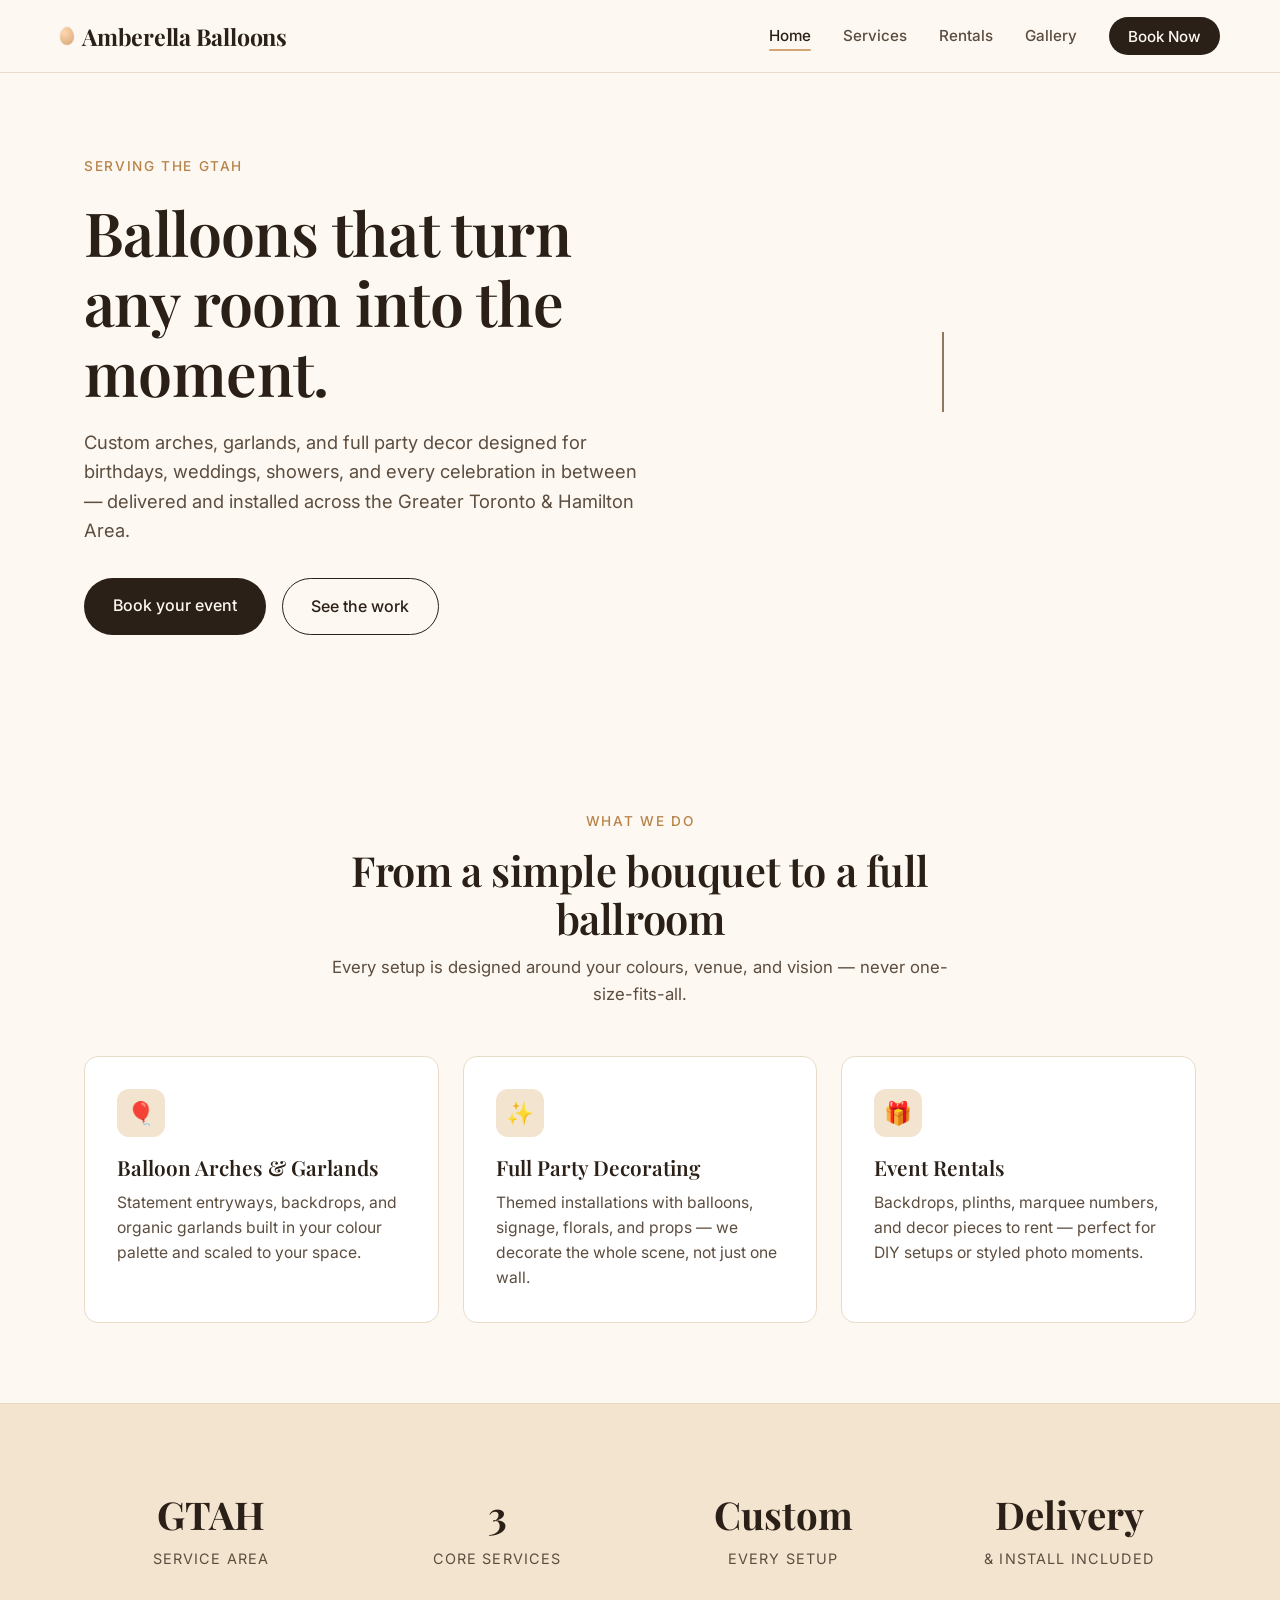
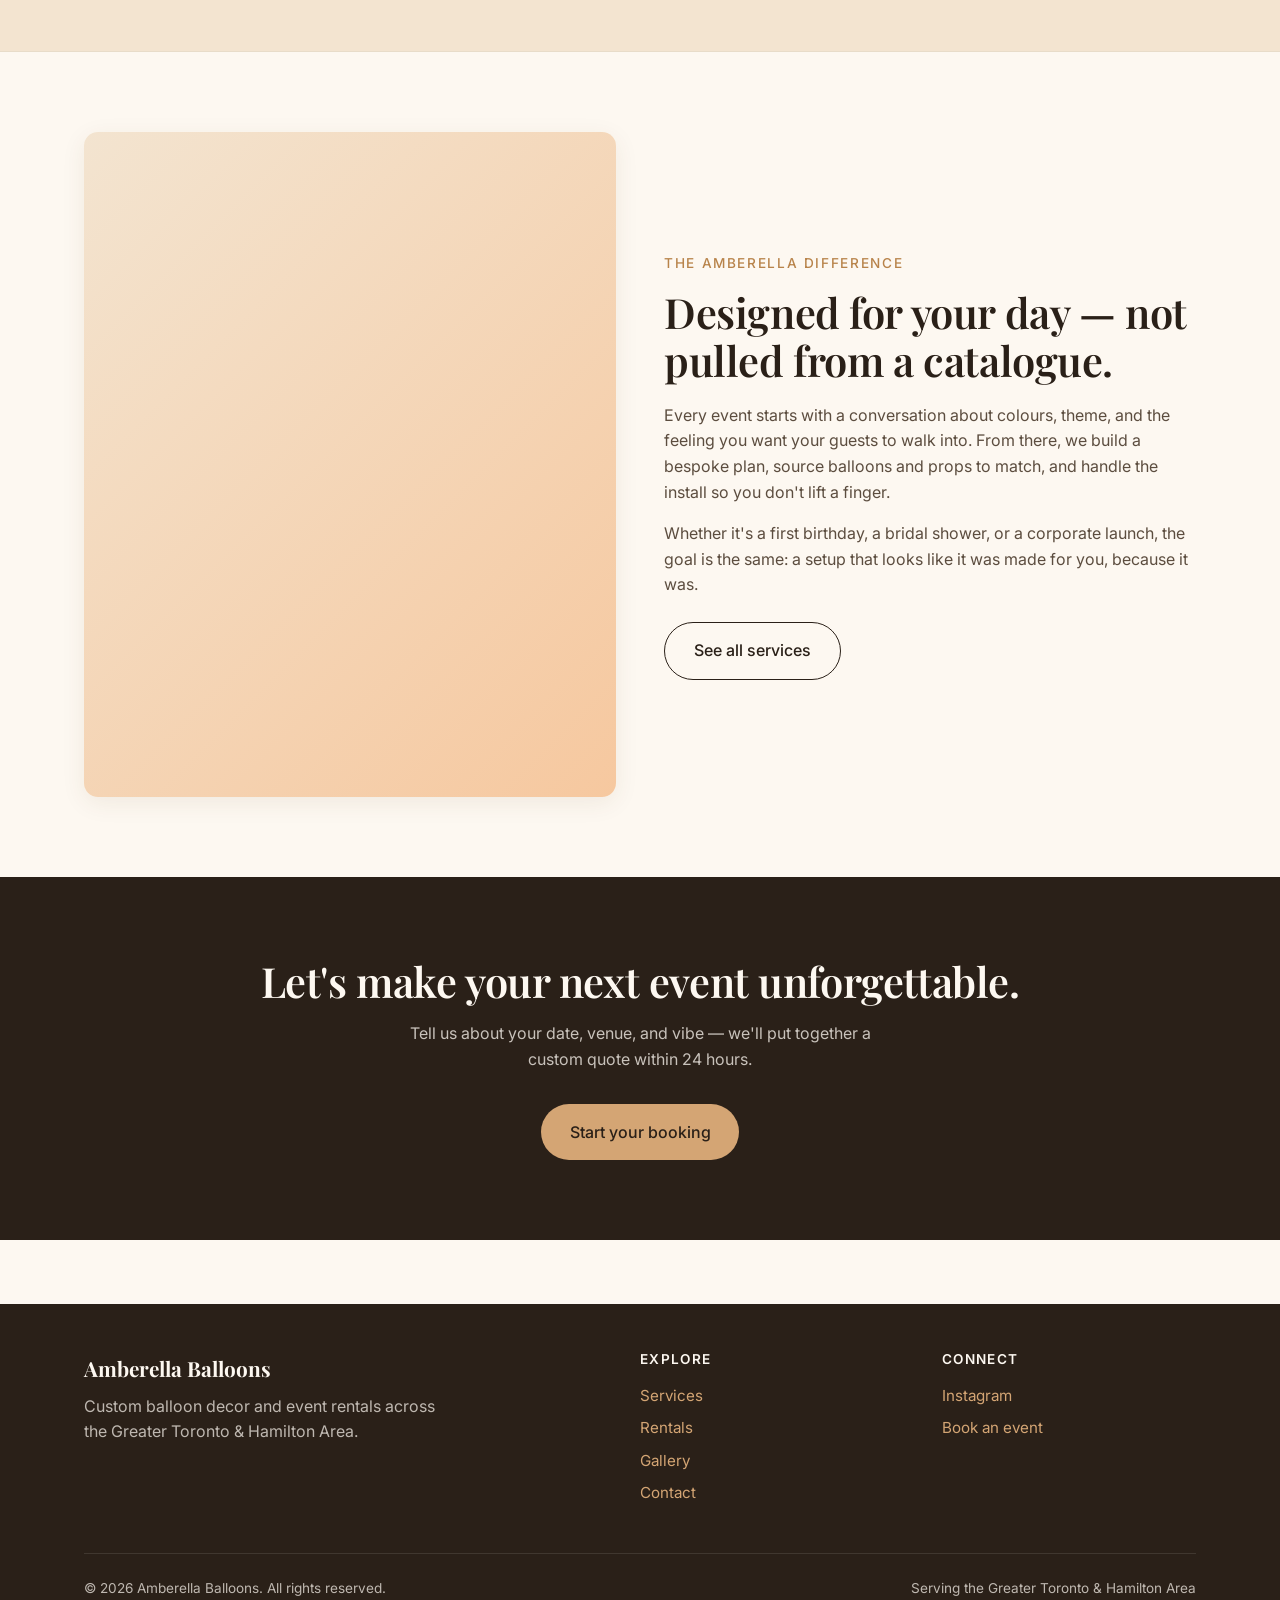
<file: index.html>
<!doctype html>
<html lang="en">
<head>
<meta charset="utf-8" />
<meta name="viewport" content="width=device-width, initial-scale=1" />
<title>Amberella Balloons — Balloon Arches & Party Decor in the GTAH</title>
<meta name="description" content="Custom balloon arches, party decorating, and event rentals across the Greater Toronto and Hamilton Area. Book Amberella Balloons for your next celebration." />
<link rel="preconnect" href="https://fonts.googleapis.com">
<link rel="preconnect" href="https://fonts.gstatic.com" crossorigin>
<link href="https://fonts.googleapis.com/css2?family=Inter:wght@400;500;600&family=Playfair+Display:wght@500;600;700&display=swap" rel="stylesheet">
<link rel="stylesheet" href="styles.css" />
</head>
<body>

<header class="site-header">
  <div class="container nav">
    <a href="index.html" class="brand">Amberella Balloons</a>
    <button class="nav-toggle" aria-label="Toggle menu" onclick="document.querySelector('.nav-links').classList.toggle('open')">☰</button>
    <ul class="nav-links">
      <li><a href="index.html" class="active">Home</a></li>
      <li><a href="services.html">Services</a></li>
      <li><a href="rentals.html">Rentals</a></li>
      <li><a href="gallery.html">Gallery</a></li>
      <li><a href="contact.html" class="nav-cta">Book Now</a></li>
    </ul>
  </div>
</header>

<section class="hero">
  <div class="container hero-inner">
    <div>
      <span class="hero-eyebrow">Serving the GTAH</span>
      <h1>Balloons that turn any room into the moment.</h1>
      <p class="lede">Custom arches, garlands, and full party decor designed for birthdays, weddings, showers, and every celebration in between — delivered and installed across the Greater Toronto & Hamilton Area.</p>
      <div class="hero-cta">
        <a href="contact.html" class="btn btn-primary">Book your event</a>
        <a href="gallery.html" class="btn btn-outline">See the work</a>
      </div>
    </div>
    <div class="balloon-cluster" aria-hidden="true">
      <div class="balloon b1"></div>
      <div class="balloon b2"></div>
      <div class="balloon b3"></div>
      <div class="balloon b4"></div>
    </div>
  </div>
</section>

<section>
  <div class="container">
    <div class="section-head">
      <span class="eyebrow">What we do</span>
      <h2>From a simple bouquet to a full ballroom</h2>
      <p>Every setup is designed around your colours, venue, and vision — never one-size-fits-all.</p>
    </div>
    <div class="card-grid">
      <div class="card">
        <div class="card-icon">🎈</div>
        <h3>Balloon Arches & Garlands</h3>
        <p>Statement entryways, backdrops, and organic garlands built in your colour palette and scaled to your space.</p>
      </div>
      <div class="card">
        <div class="card-icon">✨</div>
        <h3>Full Party Decorating</h3>
        <p>Themed installations with balloons, signage, florals, and props — we decorate the whole scene, not just one wall.</p>
      </div>
      <div class="card">
        <div class="card-icon">🎁</div>
        <h3>Event Rentals</h3>
        <p>Backdrops, plinths, marquee numbers, and decor pieces to rent — perfect for DIY setups or styled photo moments.</p>
      </div>
    </div>
  </div>
</section>

<section class="band">
  <div class="container">
    <div class="stats">
      <div>
        <span class="stat-num">GTAH</span>
        <span class="stat-label">Service Area</span>
      </div>
      <div>
        <span class="stat-num">3</span>
        <span class="stat-label">Core Services</span>
      </div>
      <div>
        <span class="stat-num">Custom</span>
        <span class="stat-label">Every Setup</span>
      </div>
      <div>
        <span class="stat-num">Delivery</span>
        <span class="stat-label">& Install Included</span>
      </div>
    </div>
  </div>
</section>

<section>
  <div class="container two-col">
    <div class="visual" aria-hidden="true"></div>
    <div>
      <span class="eyebrow" style="color: var(--amber-deep); font-size: 0.85rem; font-weight:500; letter-spacing: 0.12em; text-transform: uppercase;">The Amberella difference</span>
      <h2 style="margin: 0.8rem 0 1.2rem;">Designed for your day — not pulled from a catalogue.</h2>
      <p style="margin-bottom: 1rem;">Every event starts with a conversation about colours, theme, and the feeling you want your guests to walk into. From there, we build a bespoke plan, source balloons and props to match, and handle the install so you don't lift a finger.</p>
      <p style="margin-bottom: 1.5rem;">Whether it's a first birthday, a bridal shower, or a corporate launch, the goal is the same: a setup that looks like it was made for you, because it was.</p>
      <a href="services.html" class="btn btn-outline">See all services</a>
    </div>
  </div>
</section>

<section class="cta-band">
  <div class="container">
    <h2>Let's make your next event unforgettable.</h2>
    <p>Tell us about your date, venue, and vibe — we'll put together a custom quote within 24 hours.</p>
    <a href="contact.html" class="btn btn-primary">Start your booking</a>
  </div>
</section>

<footer class="site-footer">
  <div class="container">
    <div class="footer-grid">
      <div>
        <div class="footer-brand">Amberella Balloons</div>
        <p style="color: rgba(253,248,241,0.7); max-width: 36ch;">Custom balloon decor and event rentals across the Greater Toronto & Hamilton Area.</p>
      </div>
      <div class="footer-col">
        <h4>Explore</h4>
        <ul>
          <li><a href="services.html">Services</a></li>
          <li><a href="rentals.html">Rentals</a></li>
          <li><a href="gallery.html">Gallery</a></li>
          <li><a href="contact.html">Contact</a></li>
        </ul>
      </div>
      <div class="footer-col">
        <h4>Connect</h4>
        <ul>
          <li><a href="https://instagram.com/amberellaballoons" target="_blank" rel="noopener">Instagram</a></li>
          <li><a href="contact.html">Book an event</a></li>
        </ul>
      </div>
    </div>
    <div class="footer-bottom">
      <div>© <span id="year"></span> Amberella Balloons. All rights reserved.</div>
      <div>Serving the Greater Toronto & Hamilton Area</div>
    </div>
  </div>
</footer>

<script>document.getElementById('year').textContent = new Date().getFullYear();</script>

</body>
</html>
</file>
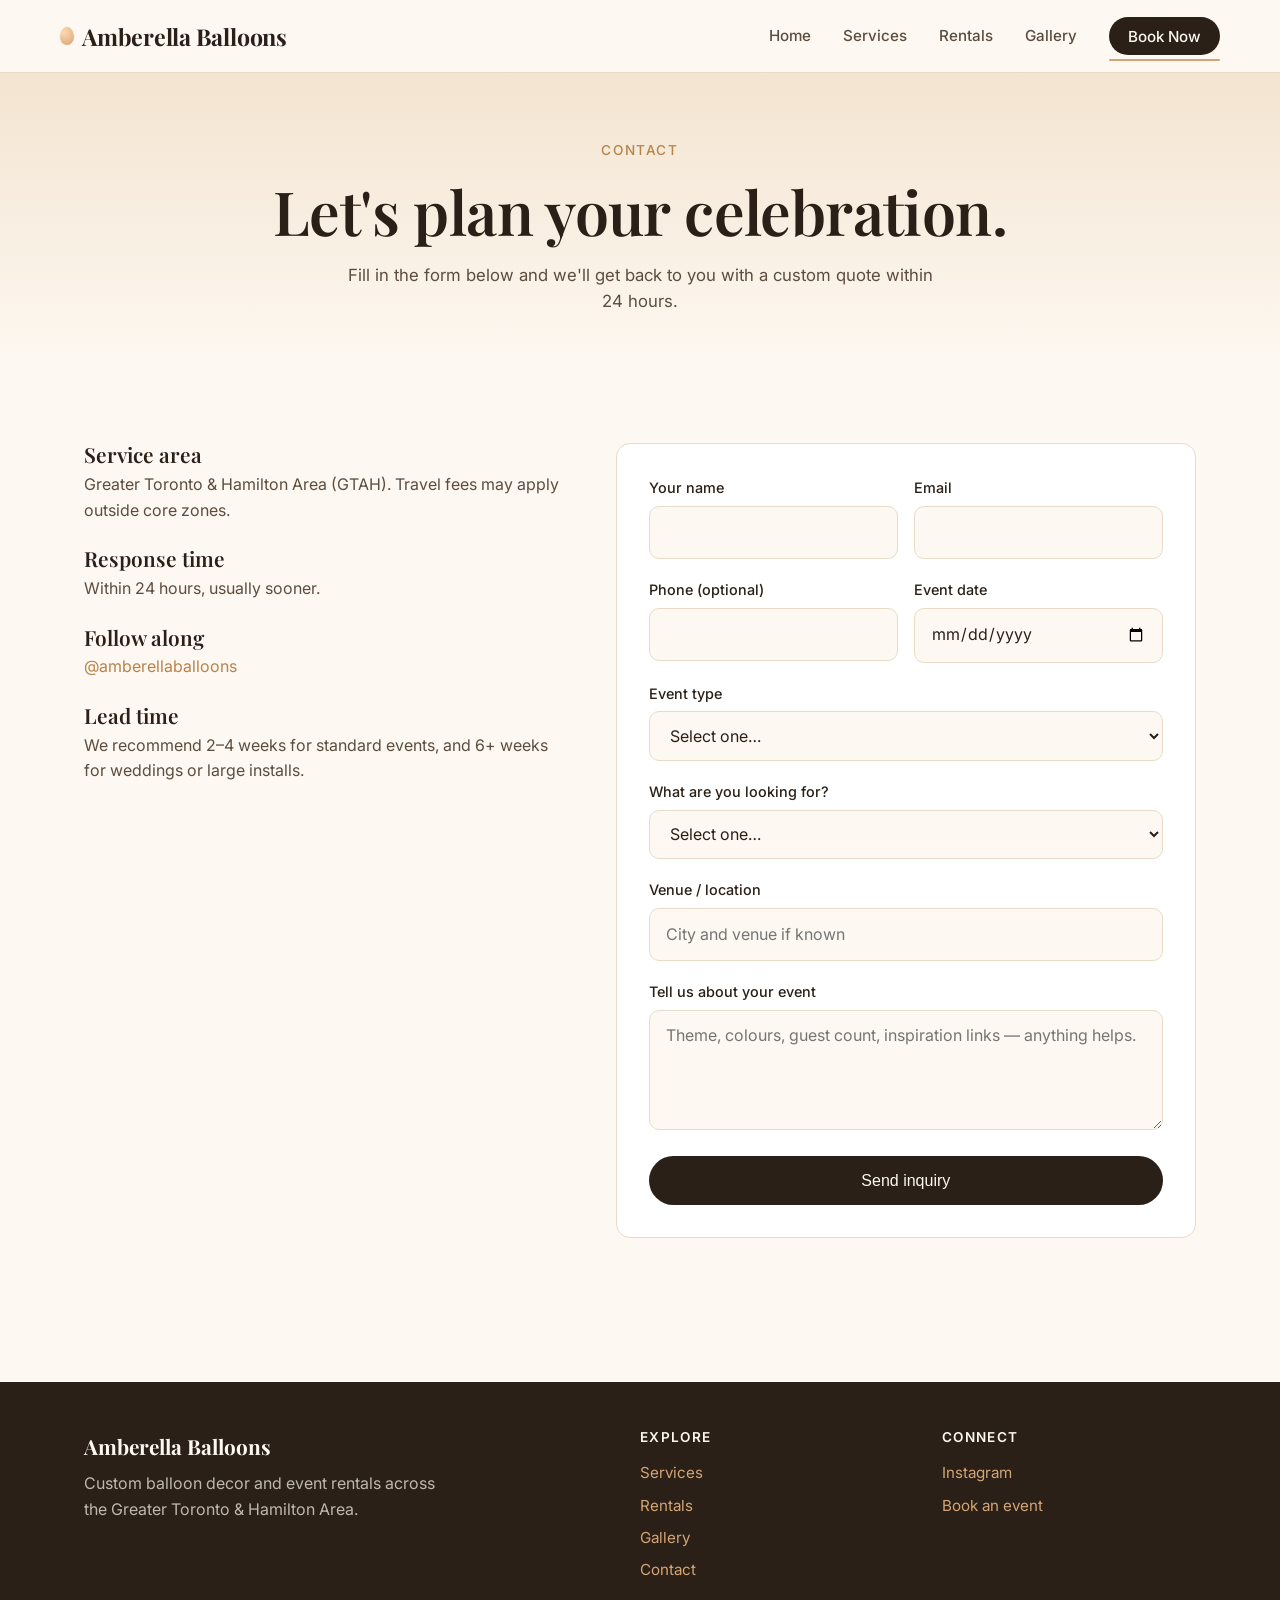
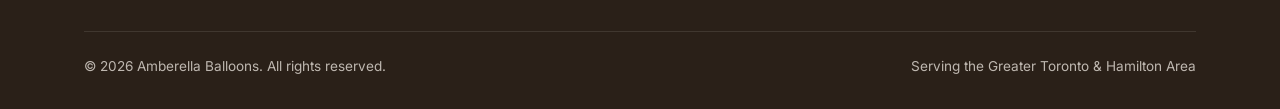
<file: contact.html>
<!doctype html>
<html lang="en">
<head>
<meta charset="utf-8" />
<meta name="viewport" content="width=device-width, initial-scale=1" />
<title>Contact — Amberella Balloons</title>
<meta name="description" content="Get in touch with Amberella Balloons to book balloon decor and event rentals anywhere in the Greater Toronto & Hamilton Area." />
<link rel="preconnect" href="https://fonts.googleapis.com">
<link rel="preconnect" href="https://fonts.gstatic.com" crossorigin>
<link href="https://fonts.googleapis.com/css2?family=Inter:wght@400;500;600&family=Playfair+Display:wght@500;600;700&display=swap" rel="stylesheet">
<link rel="stylesheet" href="styles.css" />
</head>
<body>

<header class="site-header">
  <div class="container nav">
    <a href="index.html" class="brand">Amberella Balloons</a>
    <button class="nav-toggle" aria-label="Toggle menu" onclick="document.querySelector('.nav-links').classList.toggle('open')">☰</button>
    <ul class="nav-links">
      <li><a href="index.html">Home</a></li>
      <li><a href="services.html">Services</a></li>
      <li><a href="rentals.html">Rentals</a></li>
      <li><a href="gallery.html">Gallery</a></li>
      <li><a href="contact.html" class="nav-cta active">Book Now</a></li>
    </ul>
  </div>
</header>

<section class="page-hero">
  <div class="container">
    <span class="eyebrow" style="color: var(--amber-deep); font-size: 0.85rem; font-weight:500; letter-spacing: 0.12em; text-transform: uppercase;">Contact</span>
    <h1 style="margin-top: 0.8rem;">Let's plan your celebration.</h1>
    <p>Fill in the form below and we'll get back to you with a custom quote within 24 hours.</p>
  </div>
</section>

<section>
  <div class="container">
    <div class="contact-grid">

      <div class="contact-info">
        <h3>Service area</h3>
        <p>Greater Toronto & Hamilton Area (GTAH). Travel fees may apply outside core zones.</p>

        <h3>Response time</h3>
        <p>Within 24 hours, usually sooner.</p>

        <h3>Follow along</h3>
        <p><a href="https://instagram.com/amberellaballoons" target="_blank" rel="noopener">@amberellaballoons</a></p>

        <h3>Lead time</h3>
        <p>We recommend 2–4 weeks for standard events, and 6+ weeks for weddings or large installs.</p>
      </div>

      <form class="form" name="contact" method="POST" data-netlify="true" netlify-honeypot="bot-field" action="/thanks.html">
        <input type="hidden" name="form-name" value="contact" />
        <p style="display:none;"><label>Don't fill this out: <input name="bot-field" /></label></p>

        <div class="field-row">
          <div class="field">
            <label for="name">Your name</label>
            <input id="name" name="name" type="text" required />
          </div>
          <div class="field">
            <label for="email">Email</label>
            <input id="email" name="email" type="email" required />
          </div>
        </div>

        <div class="field-row">
          <div class="field">
            <label for="phone">Phone (optional)</label>
            <input id="phone" name="phone" type="tel" />
          </div>
          <div class="field">
            <label for="event-date">Event date</label>
            <input id="event-date" name="event-date" type="date" />
          </div>
        </div>

        <div class="field">
          <label for="event-type">Event type</label>
          <select id="event-type" name="event-type">
            <option value="">Select one…</option>
            <option>Birthday</option>
            <option>Wedding</option>
            <option>Bridal / Baby Shower</option>
            <option>Corporate / Brand</option>
            <option>Anniversary</option>
            <option>Other</option>
          </select>
        </div>

        <div class="field">
          <label for="service">What are you looking for?</label>
          <select id="service" name="service">
            <option value="">Select one…</option>
            <option>Balloon arch or garland</option>
            <option>Full party decorating</option>
            <option>Rentals only</option>
            <option>Not sure — help me decide</option>
          </select>
        </div>

        <div class="field">
          <label for="venue">Venue / location</label>
          <input id="venue" name="venue" type="text" placeholder="City and venue if known" />
        </div>

        <div class="field">
          <label for="message">Tell us about your event</label>
          <textarea id="message" name="message" placeholder="Theme, colours, guest count, inspiration links — anything helps." required></textarea>
        </div>

        <button type="submit" class="btn btn-primary" style="width: 100%;">Send inquiry</button>
      </form>

    </div>
  </div>
</section>

<footer class="site-footer">
  <div class="container">
    <div class="footer-grid">
      <div>
        <div class="footer-brand">Amberella Balloons</div>
        <p style="color: rgba(253,248,241,0.7); max-width: 36ch;">Custom balloon decor and event rentals across the Greater Toronto & Hamilton Area.</p>
      </div>
      <div class="footer-col">
        <h4>Explore</h4>
        <ul>
          <li><a href="services.html">Services</a></li>
          <li><a href="rentals.html">Rentals</a></li>
          <li><a href="gallery.html">Gallery</a></li>
          <li><a href="contact.html">Contact</a></li>
        </ul>
      </div>
      <div class="footer-col">
        <h4>Connect</h4>
        <ul>
          <li><a href="https://instagram.com/amberellaballoons" target="_blank" rel="noopener">Instagram</a></li>
          <li><a href="contact.html">Book an event</a></li>
        </ul>
      </div>
    </div>
    <div class="footer-bottom">
      <div>© <span id="year"></span> Amberella Balloons. All rights reserved.</div>
      <div>Serving the Greater Toronto & Hamilton Area</div>
    </div>
  </div>
</footer>

<script>document.getElementById('year').textContent = new Date().getFullYear();</script>

</body>
</html>
</file>
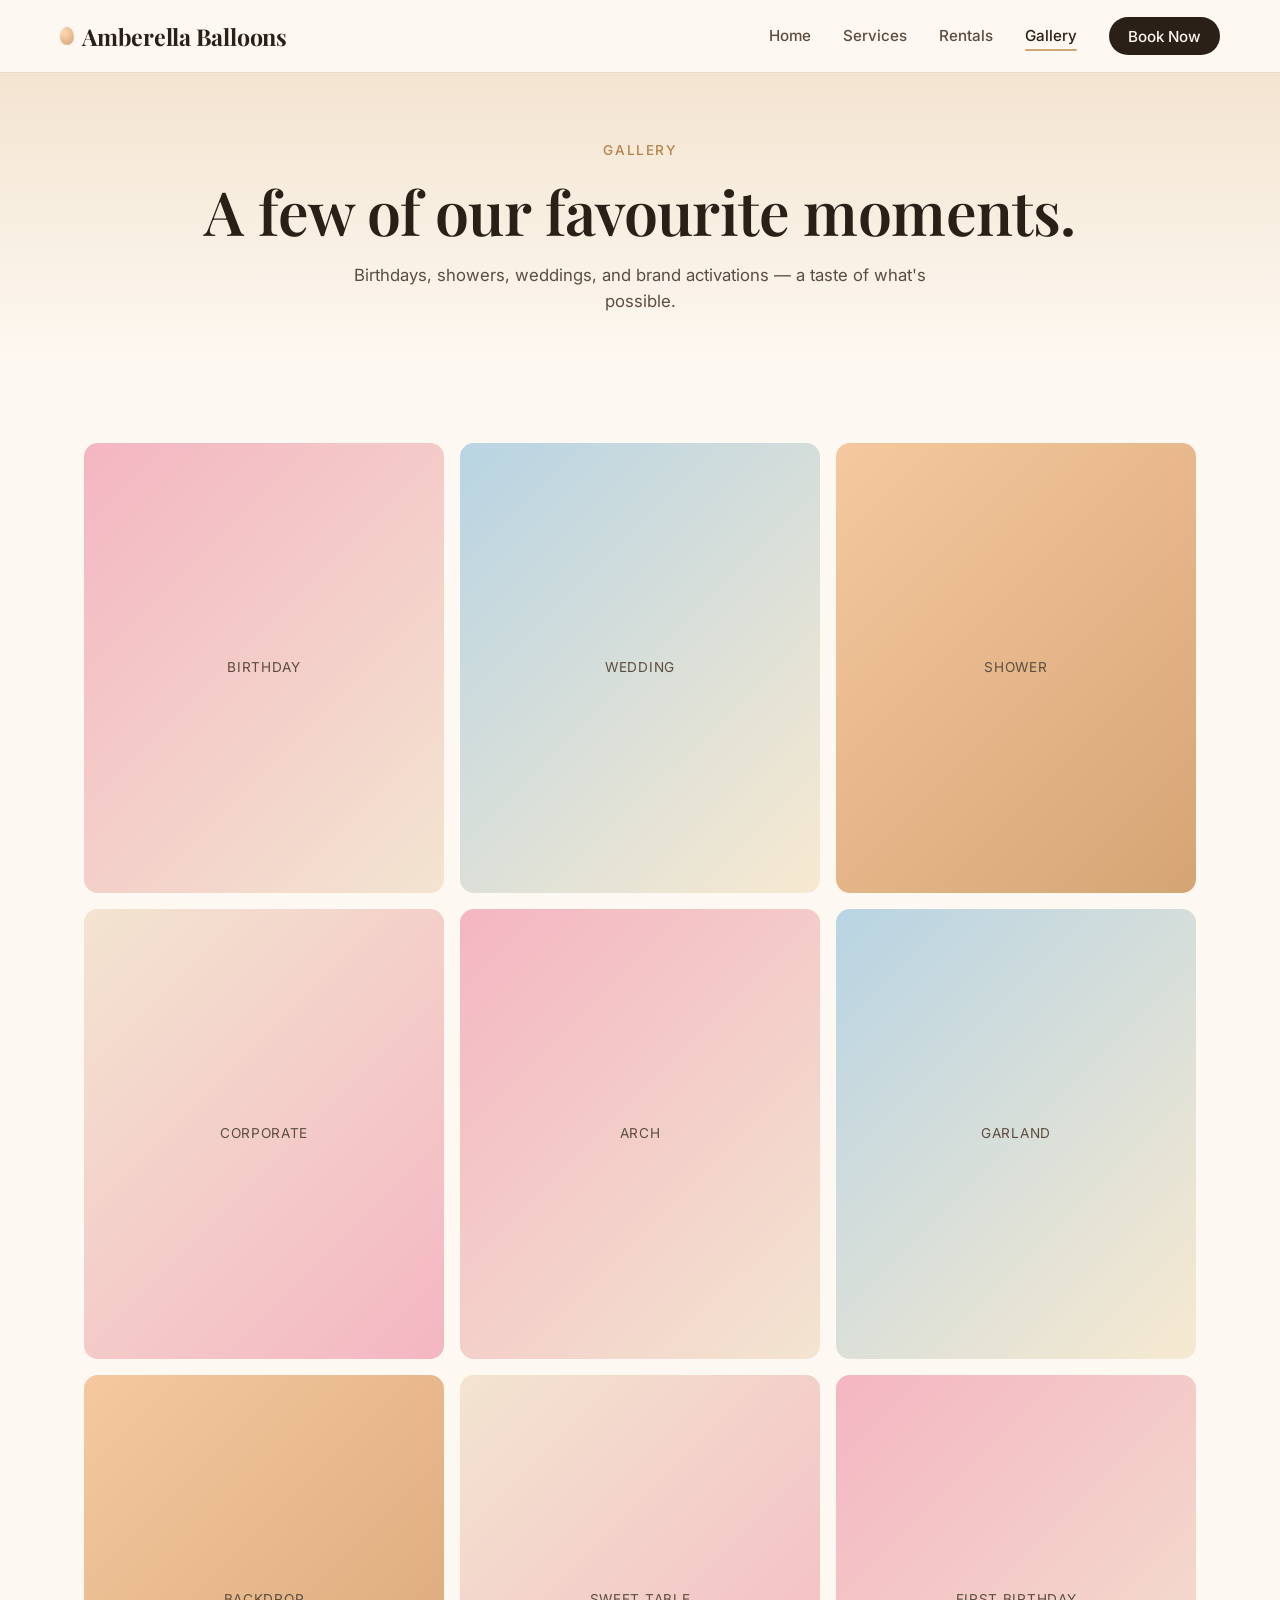
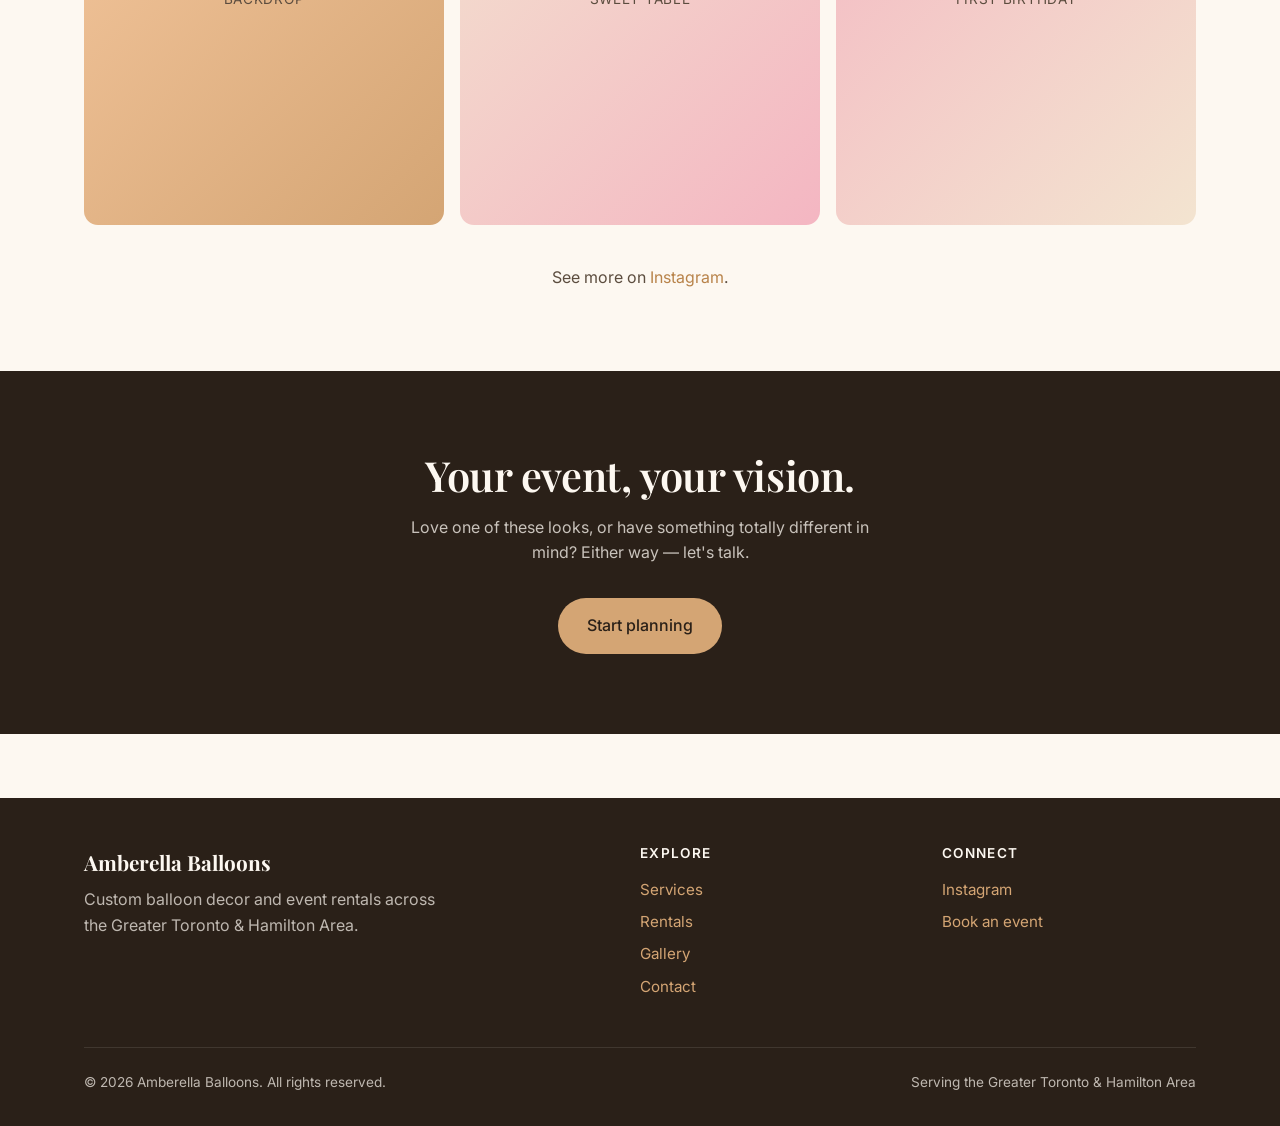
<file: gallery.html>
<!doctype html>
<html lang="en">
<head>
<meta charset="utf-8" />
<meta name="viewport" content="width=device-width, initial-scale=1" />
<title>Gallery — Amberella Balloons</title>
<meta name="description" content="A selection of past balloon installations, party decor, and event setups from Amberella Balloons in the GTAH." />
<link rel="preconnect" href="https://fonts.googleapis.com">
<link rel="preconnect" href="https://fonts.gstatic.com" crossorigin>
<link href="https://fonts.googleapis.com/css2?family=Inter:wght@400;500;600&family=Playfair+Display:wght@500;600;700&display=swap" rel="stylesheet">
<link rel="stylesheet" href="styles.css" />
</head>
<body>

<header class="site-header">
  <div class="container nav">
    <a href="index.html" class="brand">Amberella Balloons</a>
    <button class="nav-toggle" aria-label="Toggle menu" onclick="document.querySelector('.nav-links').classList.toggle('open')">☰</button>
    <ul class="nav-links">
      <li><a href="index.html">Home</a></li>
      <li><a href="services.html">Services</a></li>
      <li><a href="rentals.html">Rentals</a></li>
      <li><a href="gallery.html" class="active">Gallery</a></li>
      <li><a href="contact.html" class="nav-cta">Book Now</a></li>
    </ul>
  </div>
</header>

<section class="page-hero">
  <div class="container">
    <span class="eyebrow" style="color: var(--amber-deep); font-size: 0.85rem; font-weight:500; letter-spacing: 0.12em; text-transform: uppercase;">Gallery</span>
    <h1 style="margin-top: 0.8rem;">A few of our favourite moments.</h1>
    <p>Birthdays, showers, weddings, and brand activations — a taste of what's possible.</p>
  </div>
</section>

<section>
  <div class="container">
    <div class="gallery-grid">
      <div class="gallery-item">Birthday</div>
      <div class="gallery-item">Wedding</div>
      <div class="gallery-item">Shower</div>
      <div class="gallery-item">Corporate</div>
      <div class="gallery-item">Arch</div>
      <div class="gallery-item">Garland</div>
      <div class="gallery-item">Backdrop</div>
      <div class="gallery-item">Sweet Table</div>
      <div class="gallery-item">First Birthday</div>
    </div>

    <p style="text-align: center; margin-top: 2.5rem; color: var(--ink-soft);">
      See more on <a href="https://instagram.com/amberellaballoons" target="_blank" rel="noopener">Instagram</a>.
    </p>
  </div>
</section>

<section class="cta-band">
  <div class="container">
    <h2>Your event, your vision.</h2>
    <p>Love one of these looks, or have something totally different in mind? Either way — let's talk.</p>
    <a href="contact.html" class="btn btn-primary">Start planning</a>
  </div>
</section>

<footer class="site-footer">
  <div class="container">
    <div class="footer-grid">
      <div>
        <div class="footer-brand">Amberella Balloons</div>
        <p style="color: rgba(253,248,241,0.7); max-width: 36ch;">Custom balloon decor and event rentals across the Greater Toronto & Hamilton Area.</p>
      </div>
      <div class="footer-col">
        <h4>Explore</h4>
        <ul>
          <li><a href="services.html">Services</a></li>
          <li><a href="rentals.html">Rentals</a></li>
          <li><a href="gallery.html">Gallery</a></li>
          <li><a href="contact.html">Contact</a></li>
        </ul>
      </div>
      <div class="footer-col">
        <h4>Connect</h4>
        <ul>
          <li><a href="https://instagram.com/amberellaballoons" target="_blank" rel="noopener">Instagram</a></li>
          <li><a href="contact.html">Book an event</a></li>
        </ul>
      </div>
    </div>
    <div class="footer-bottom">
      <div>© <span id="year"></span> Amberella Balloons. All rights reserved.</div>
      <div>Serving the Greater Toronto & Hamilton Area</div>
    </div>
  </div>
</footer>

<script>document.getElementById('year').textContent = new Date().getFullYear();</script>

</body>
</html>
</file>
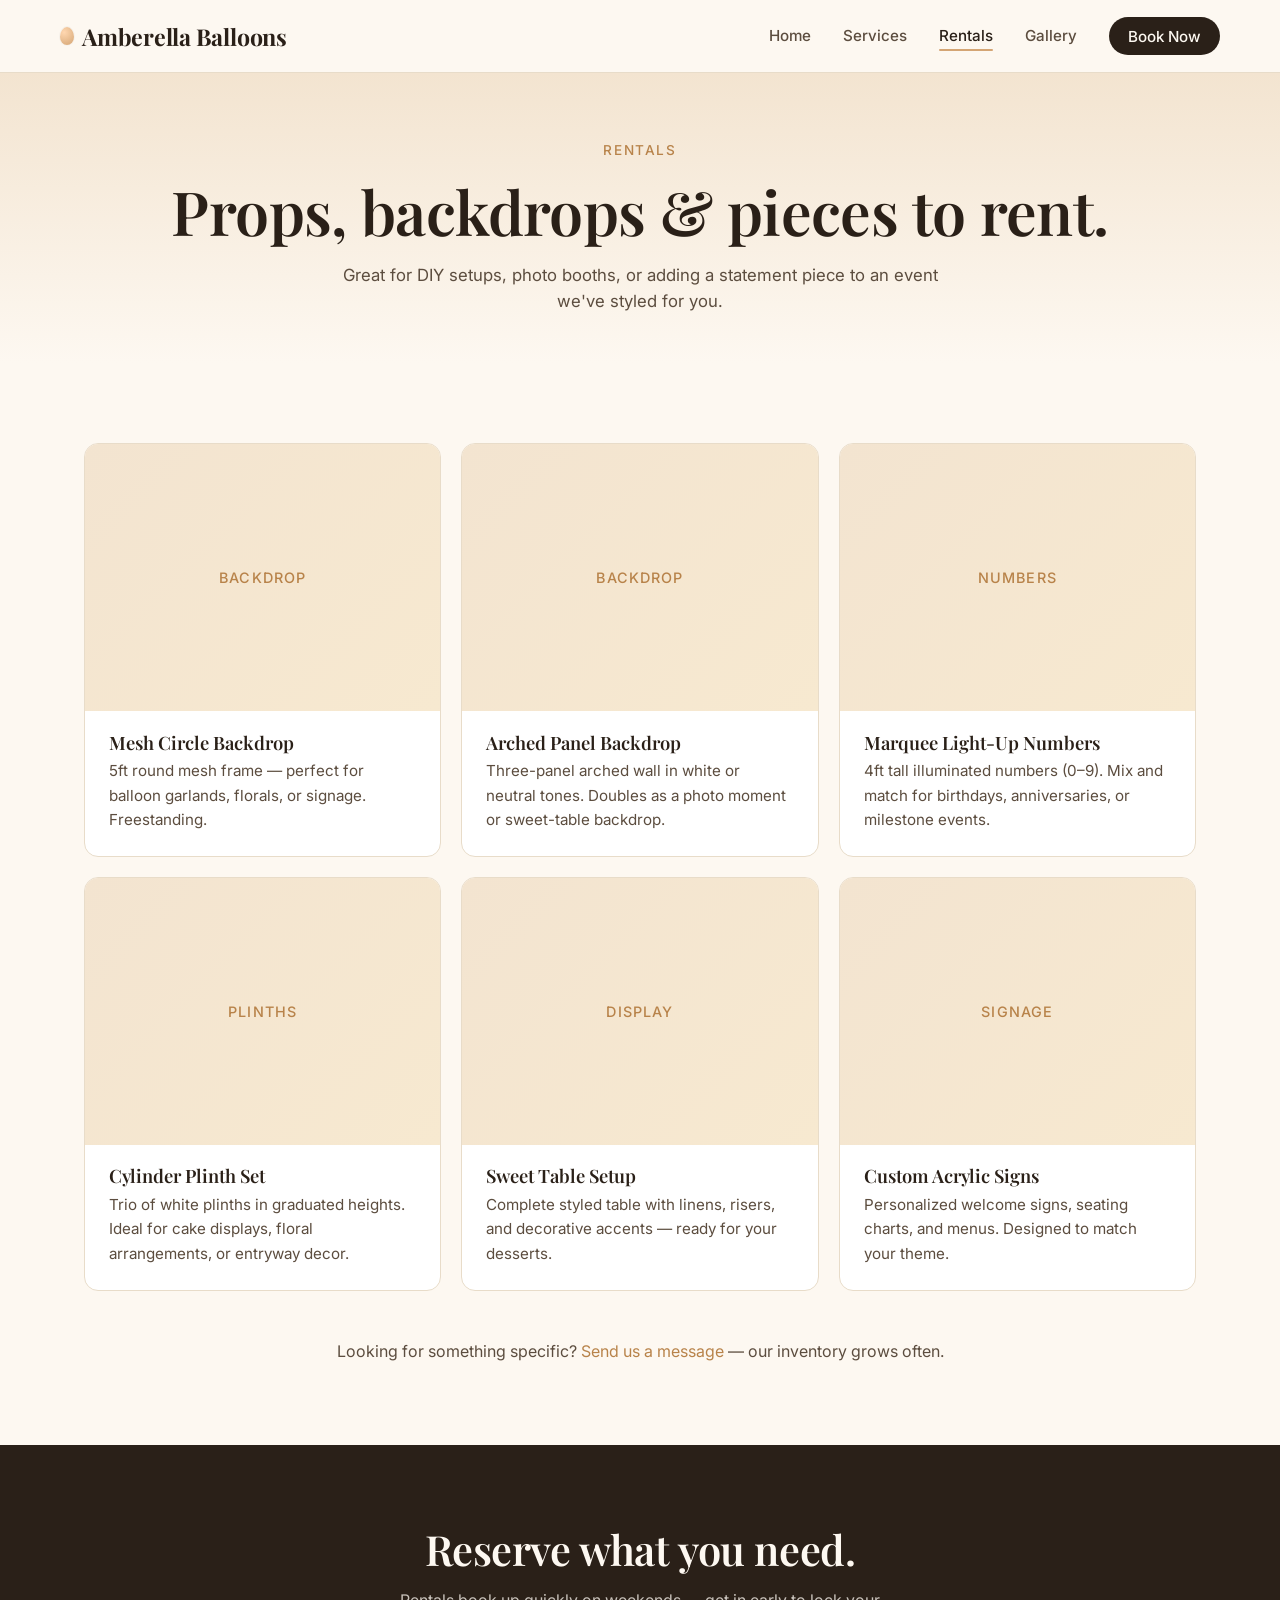
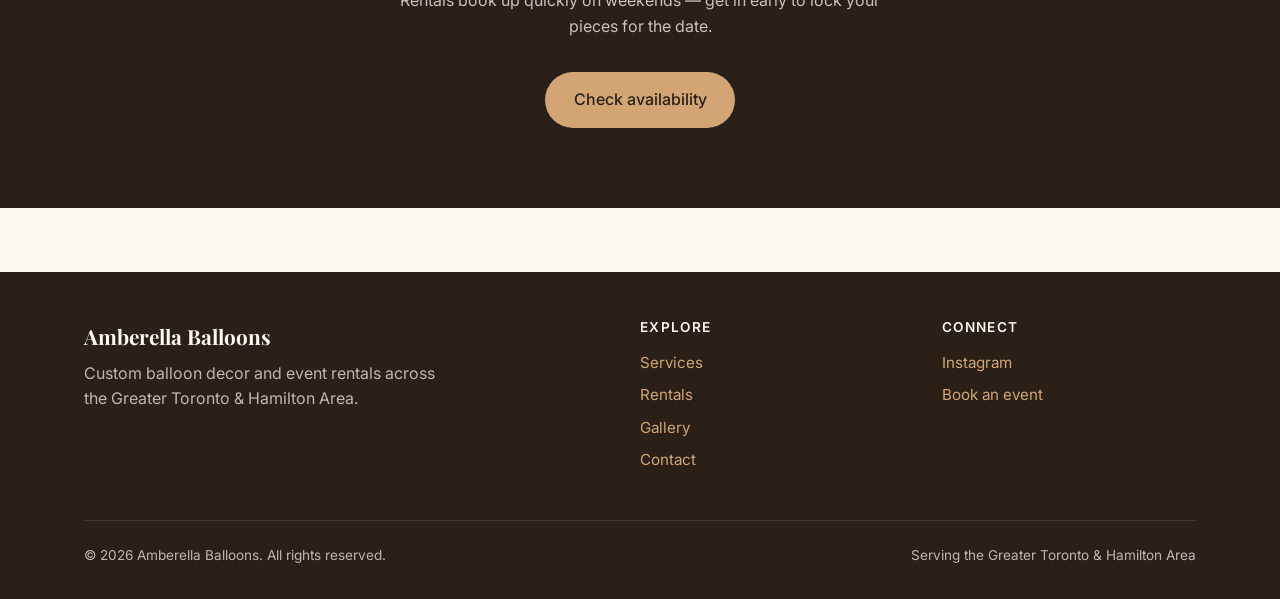
<file: rentals.html>
<!doctype html>
<html lang="en">
<head>
<meta charset="utf-8" />
<meta name="viewport" content="width=device-width, initial-scale=1" />
<title>Rentals — Amberella Balloons</title>
<meta name="description" content="Event rentals in the GTAH: backdrops, plinths, marquee numbers, and styled props from Amberella Balloons." />
<link rel="preconnect" href="https://fonts.googleapis.com">
<link rel="preconnect" href="https://fonts.gstatic.com" crossorigin>
<link href="https://fonts.googleapis.com/css2?family=Inter:wght@400;500;600&family=Playfair+Display:wght@500;600;700&display=swap" rel="stylesheet">
<link rel="stylesheet" href="styles.css" />
</head>
<body>

<header class="site-header">
  <div class="container nav">
    <a href="index.html" class="brand">Amberella Balloons</a>
    <button class="nav-toggle" aria-label="Toggle menu" onclick="document.querySelector('.nav-links').classList.toggle('open')">☰</button>
    <ul class="nav-links">
      <li><a href="index.html">Home</a></li>
      <li><a href="services.html">Services</a></li>
      <li><a href="rentals.html" class="active">Rentals</a></li>
      <li><a href="gallery.html">Gallery</a></li>
      <li><a href="contact.html" class="nav-cta">Book Now</a></li>
    </ul>
  </div>
</header>

<section class="page-hero">
  <div class="container">
    <span class="eyebrow" style="color: var(--amber-deep); font-size: 0.85rem; font-weight:500; letter-spacing: 0.12em; text-transform: uppercase;">Rentals</span>
    <h1 style="margin-top: 0.8rem;">Props, backdrops & pieces to rent.</h1>
    <p>Great for DIY setups, photo booths, or adding a statement piece to an event we've styled for you.</p>
  </div>
</section>

<section>
  <div class="container">
    <div class="rental-list">

      <div class="rental-item">
        <div class="rental-thumb">Backdrop</div>
        <div class="rental-body">
          <h3>Mesh Circle Backdrop</h3>
          <p>5ft round mesh frame — perfect for balloon garlands, florals, or signage. Freestanding.</p>
        </div>
      </div>

      <div class="rental-item">
        <div class="rental-thumb">Backdrop</div>
        <div class="rental-body">
          <h3>Arched Panel Backdrop</h3>
          <p>Three-panel arched wall in white or neutral tones. Doubles as a photo moment or sweet-table backdrop.</p>
        </div>
      </div>

      <div class="rental-item">
        <div class="rental-thumb">Numbers</div>
        <div class="rental-body">
          <h3>Marquee Light-Up Numbers</h3>
          <p>4ft tall illuminated numbers (0–9). Mix and match for birthdays, anniversaries, or milestone events.</p>
        </div>
      </div>

      <div class="rental-item">
        <div class="rental-thumb">Plinths</div>
        <div class="rental-body">
          <h3>Cylinder Plinth Set</h3>
          <p>Trio of white plinths in graduated heights. Ideal for cake displays, floral arrangements, or entryway decor.</p>
        </div>
      </div>

      <div class="rental-item">
        <div class="rental-thumb">Display</div>
        <div class="rental-body">
          <h3>Sweet Table Setup</h3>
          <p>Complete styled table with linens, risers, and decorative accents — ready for your desserts.</p>
        </div>
      </div>

      <div class="rental-item">
        <div class="rental-thumb">Signage</div>
        <div class="rental-body">
          <h3>Custom Acrylic Signs</h3>
          <p>Personalized welcome signs, seating charts, and menus. Designed to match your theme.</p>
        </div>
      </div>

    </div>

    <p style="text-align: center; margin-top: 3rem; color: var(--ink-soft);">
      Looking for something specific? <a href="contact.html">Send us a message</a> — our inventory grows often.
    </p>
  </div>
</section>

<section class="cta-band">
  <div class="container">
    <h2>Reserve what you need.</h2>
    <p>Rentals book up quickly on weekends — get in early to lock your pieces for the date.</p>
    <a href="contact.html" class="btn btn-primary">Check availability</a>
  </div>
</section>

<footer class="site-footer">
  <div class="container">
    <div class="footer-grid">
      <div>
        <div class="footer-brand">Amberella Balloons</div>
        <p style="color: rgba(253,248,241,0.7); max-width: 36ch;">Custom balloon decor and event rentals across the Greater Toronto & Hamilton Area.</p>
      </div>
      <div class="footer-col">
        <h4>Explore</h4>
        <ul>
          <li><a href="services.html">Services</a></li>
          <li><a href="rentals.html">Rentals</a></li>
          <li><a href="gallery.html">Gallery</a></li>
          <li><a href="contact.html">Contact</a></li>
        </ul>
      </div>
      <div class="footer-col">
        <h4>Connect</h4>
        <ul>
          <li><a href="https://instagram.com/amberellaballoons" target="_blank" rel="noopener">Instagram</a></li>
          <li><a href="contact.html">Book an event</a></li>
        </ul>
      </div>
    </div>
    <div class="footer-bottom">
      <div>© <span id="year"></span> Amberella Balloons. All rights reserved.</div>
      <div>Serving the Greater Toronto & Hamilton Area</div>
    </div>
  </div>
</footer>

<script>document.getElementById('year').textContent = new Date().getFullYear();</script>

</body>
</html>
</file>
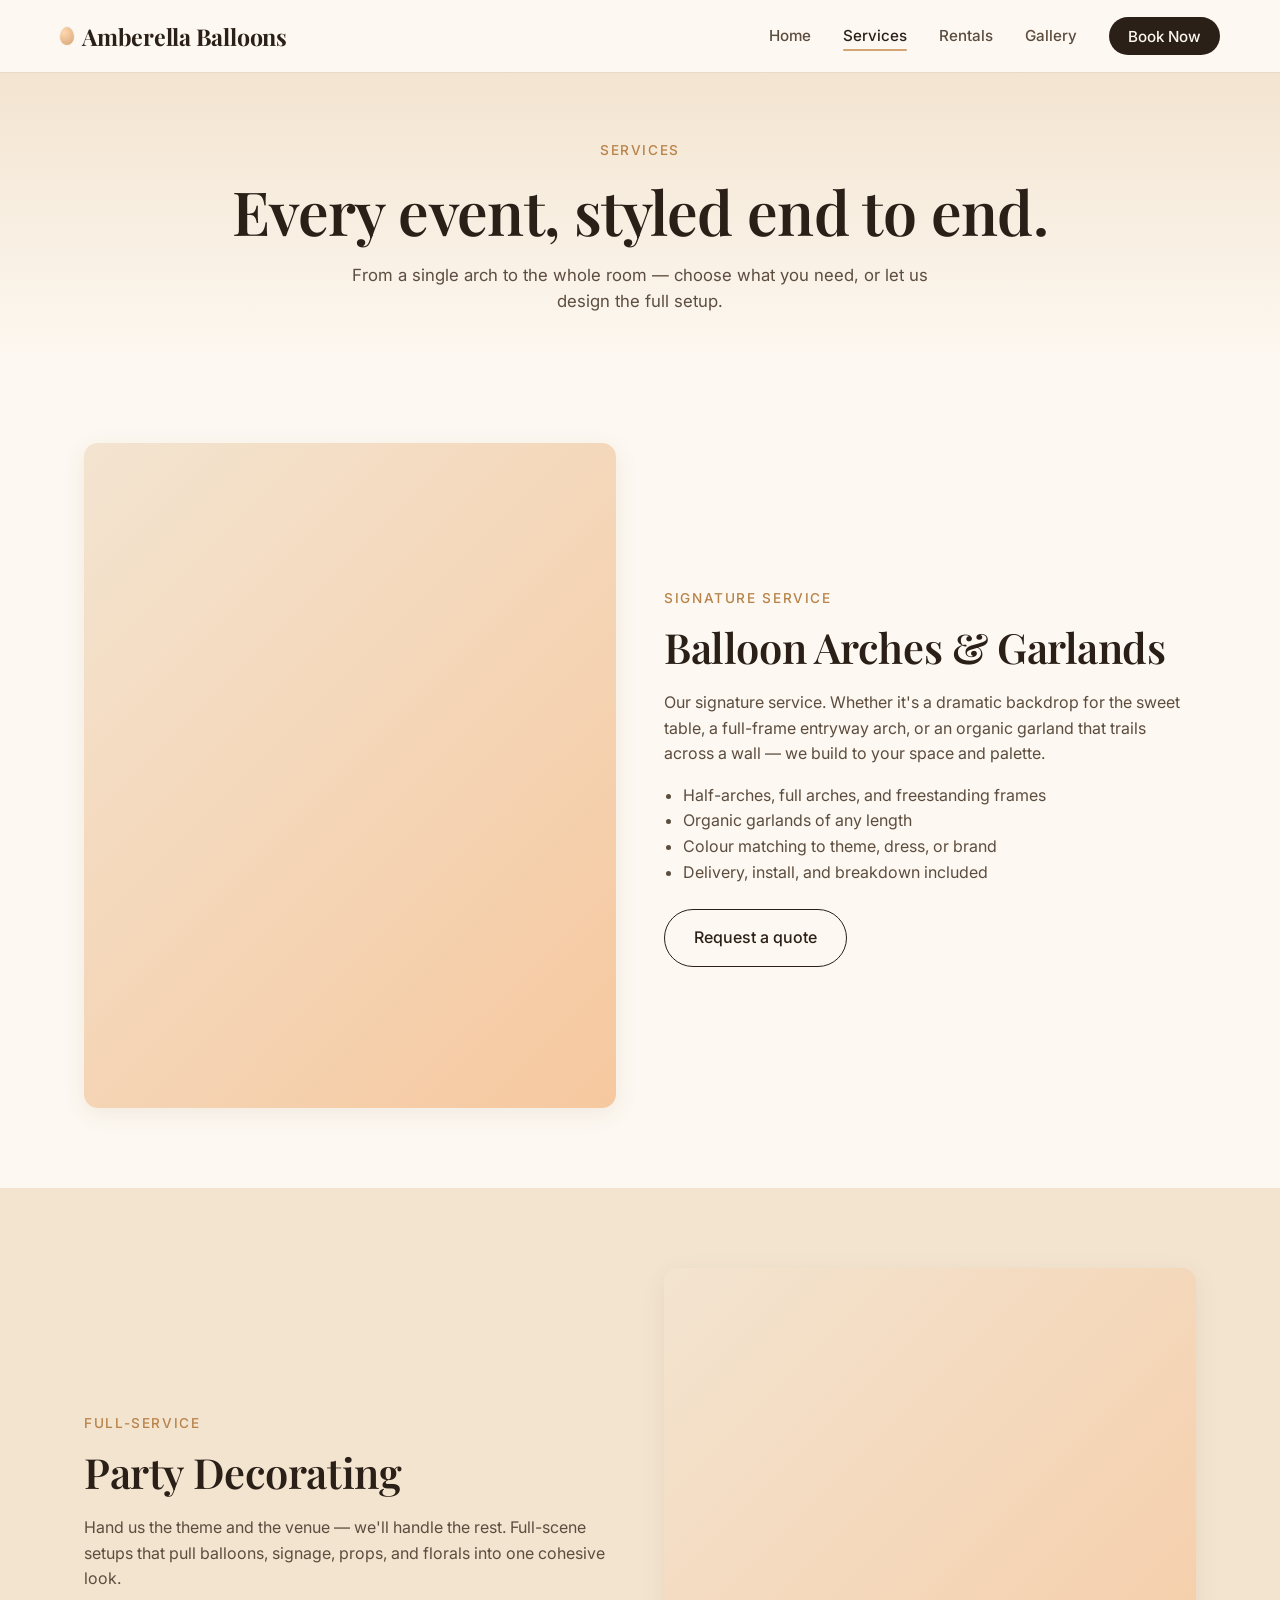
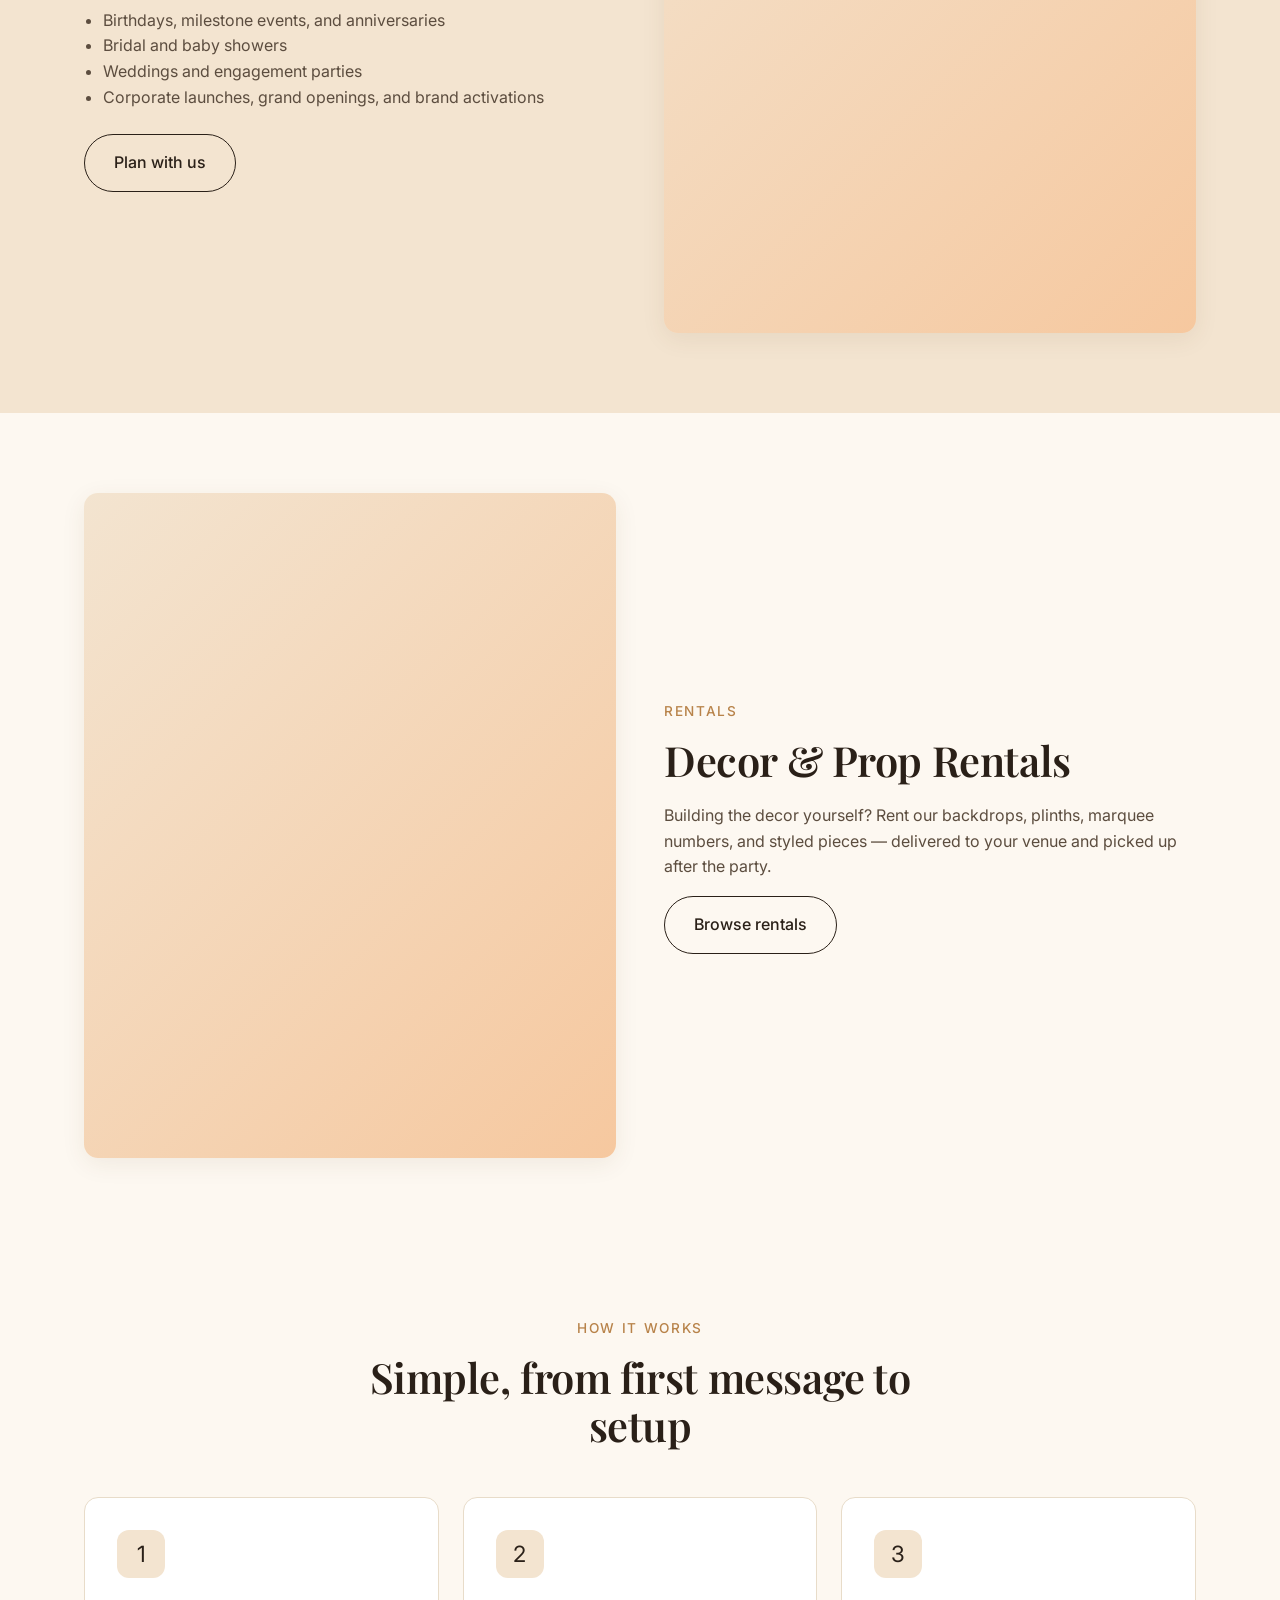
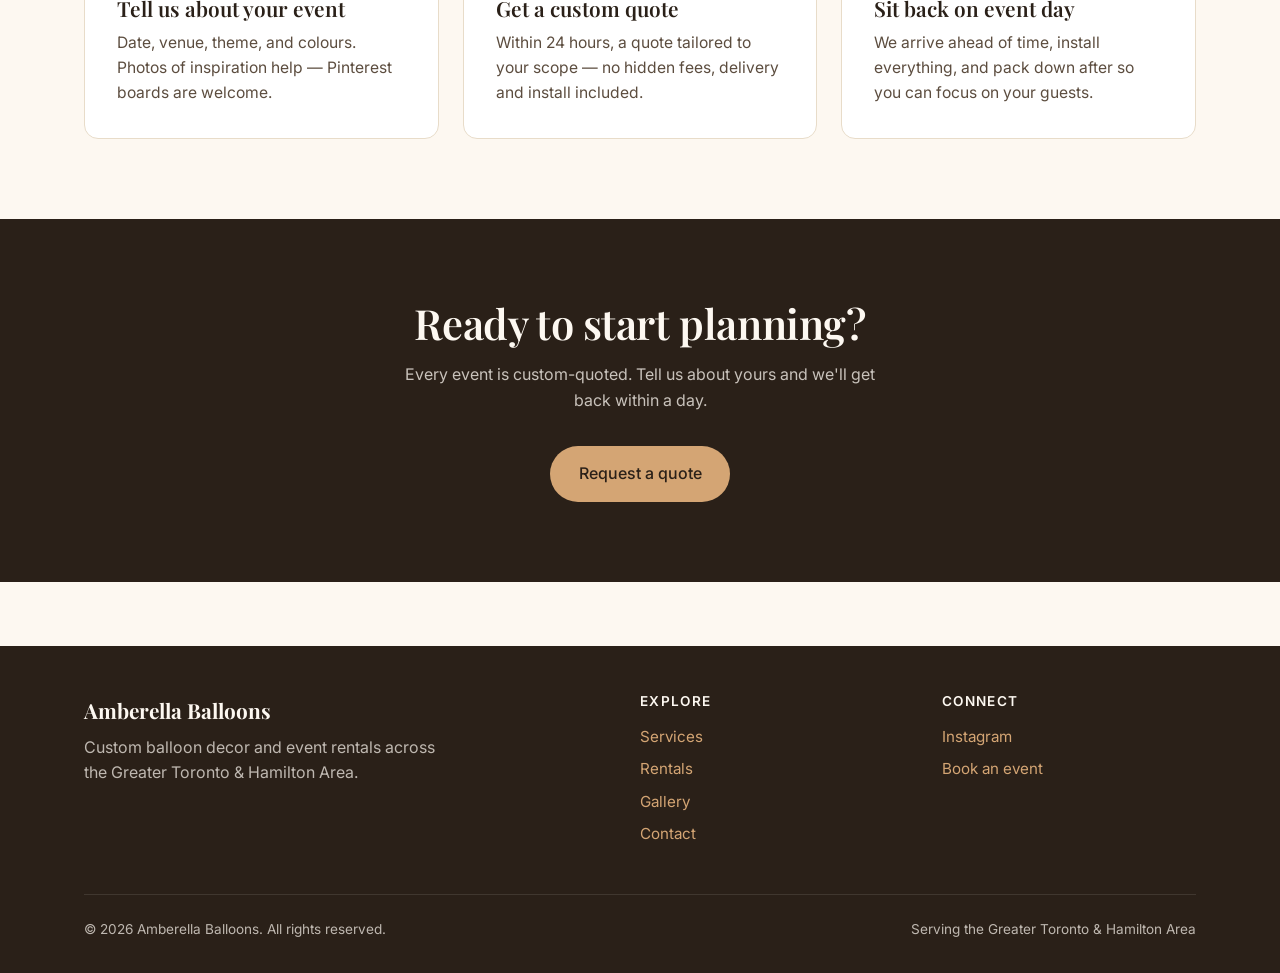
<file: services.html>
<!doctype html>
<html lang="en">
<head>
<meta charset="utf-8" />
<meta name="viewport" content="width=device-width, initial-scale=1" />
<title>Services — Amberella Balloons</title>
<meta name="description" content="Balloon arches, garlands, and full party decorating across the GTAH. See what Amberella Balloons offers for your next event." />
<link rel="preconnect" href="https://fonts.googleapis.com">
<link rel="preconnect" href="https://fonts.gstatic.com" crossorigin>
<link href="https://fonts.googleapis.com/css2?family=Inter:wght@400;500;600&family=Playfair+Display:wght@500;600;700&display=swap" rel="stylesheet">
<link rel="stylesheet" href="styles.css" />
</head>
<body>

<header class="site-header">
  <div class="container nav">
    <a href="index.html" class="brand">Amberella Balloons</a>
    <button class="nav-toggle" aria-label="Toggle menu" onclick="document.querySelector('.nav-links').classList.toggle('open')">☰</button>
    <ul class="nav-links">
      <li><a href="index.html">Home</a></li>
      <li><a href="services.html" class="active">Services</a></li>
      <li><a href="rentals.html">Rentals</a></li>
      <li><a href="gallery.html">Gallery</a></li>
      <li><a href="contact.html" class="nav-cta">Book Now</a></li>
    </ul>
  </div>
</header>

<section class="page-hero">
  <div class="container">
    <span class="eyebrow" style="color: var(--amber-deep); font-size: 0.85rem; font-weight:500; letter-spacing: 0.12em; text-transform: uppercase;">Services</span>
    <h1 style="margin-top: 0.8rem;">Every event, styled end to end.</h1>
    <p>From a single arch to the whole room — choose what you need, or let us design the full setup.</p>
  </div>
</section>

<section>
  <div class="container two-col">
    <div class="visual" aria-hidden="true"></div>
    <div>
      <span class="eyebrow" style="color: var(--amber-deep); font-size: 0.85rem; font-weight:500; letter-spacing: 0.12em; text-transform: uppercase;">Signature Service</span>
      <h2 style="margin: 0.8rem 0 1.2rem;">Balloon Arches & Garlands</h2>
      <p style="margin-bottom: 1rem;">Our signature service. Whether it's a dramatic backdrop for the sweet table, a full-frame entryway arch, or an organic garland that trails across a wall — we build to your space and palette.</p>
      <ul style="color: var(--ink-soft); padding-left: 1.2rem; margin-bottom: 1.5rem;">
        <li>Half-arches, full arches, and freestanding frames</li>
        <li>Organic garlands of any length</li>
        <li>Colour matching to theme, dress, or brand</li>
        <li>Delivery, install, and breakdown included</li>
      </ul>
      <a href="contact.html" class="btn btn-outline">Request a quote</a>
    </div>
  </div>
</section>

<section style="background: var(--amber-soft);">
  <div class="container two-col" style="direction: rtl;">
    <div class="visual" style="direction: ltr;" aria-hidden="true"></div>
    <div style="direction: ltr;">
      <span class="eyebrow" style="color: var(--amber-deep); font-size: 0.85rem; font-weight:500; letter-spacing: 0.12em; text-transform: uppercase;">Full-Service</span>
      <h2 style="margin: 0.8rem 0 1.2rem;">Party Decorating</h2>
      <p style="margin-bottom: 1rem;">Hand us the theme and the venue — we'll handle the rest. Full-scene setups that pull balloons, signage, props, and florals into one cohesive look.</p>
      <ul style="color: var(--ink-soft); padding-left: 1.2rem; margin-bottom: 1.5rem;">
        <li>Birthdays, milestone events, and anniversaries</li>
        <li>Bridal and baby showers</li>
        <li>Weddings and engagement parties</li>
        <li>Corporate launches, grand openings, and brand activations</li>
      </ul>
      <a href="contact.html" class="btn btn-outline">Plan with us</a>
    </div>
  </div>
</section>

<section>
  <div class="container two-col">
    <div class="visual" aria-hidden="true"></div>
    <div>
      <span class="eyebrow" style="color: var(--amber-deep); font-size: 0.85rem; font-weight:500; letter-spacing: 0.12em; text-transform: uppercase;">Rentals</span>
      <h2 style="margin: 0.8rem 0 1.2rem;">Decor & Prop Rentals</h2>
      <p style="margin-bottom: 1rem;">Building the decor yourself? Rent our backdrops, plinths, marquee numbers, and styled pieces — delivered to your venue and picked up after the party.</p>
      <a href="rentals.html" class="btn btn-outline">Browse rentals</a>
    </div>
  </div>
</section>

<section>
  <div class="container">
    <div class="section-head">
      <span class="eyebrow">How it works</span>
      <h2>Simple, from first message to setup</h2>
    </div>
    <div class="card-grid">
      <div class="card">
        <div class="card-icon">1</div>
        <h3>Tell us about your event</h3>
        <p>Date, venue, theme, and colours. Photos of inspiration help — Pinterest boards are welcome.</p>
      </div>
      <div class="card">
        <div class="card-icon">2</div>
        <h3>Get a custom quote</h3>
        <p>Within 24 hours, a quote tailored to your scope — no hidden fees, delivery and install included.</p>
      </div>
      <div class="card">
        <div class="card-icon">3</div>
        <h3>Sit back on event day</h3>
        <p>We arrive ahead of time, install everything, and pack down after so you can focus on your guests.</p>
      </div>
    </div>
  </div>
</section>

<section class="cta-band">
  <div class="container">
    <h2>Ready to start planning?</h2>
    <p>Every event is custom-quoted. Tell us about yours and we'll get back within a day.</p>
    <a href="contact.html" class="btn btn-primary">Request a quote</a>
  </div>
</section>

<footer class="site-footer">
  <div class="container">
    <div class="footer-grid">
      <div>
        <div class="footer-brand">Amberella Balloons</div>
        <p style="color: rgba(253,248,241,0.7); max-width: 36ch;">Custom balloon decor and event rentals across the Greater Toronto & Hamilton Area.</p>
      </div>
      <div class="footer-col">
        <h4>Explore</h4>
        <ul>
          <li><a href="services.html">Services</a></li>
          <li><a href="rentals.html">Rentals</a></li>
          <li><a href="gallery.html">Gallery</a></li>
          <li><a href="contact.html">Contact</a></li>
        </ul>
      </div>
      <div class="footer-col">
        <h4>Connect</h4>
        <ul>
          <li><a href="https://instagram.com/amberellaballoons" target="_blank" rel="noopener">Instagram</a></li>
          <li><a href="contact.html">Book an event</a></li>
        </ul>
      </div>
    </div>
    <div class="footer-bottom">
      <div>© <span id="year"></span> Amberella Balloons. All rights reserved.</div>
      <div>Serving the Greater Toronto & Hamilton Area</div>
    </div>
  </div>
</footer>

<script>document.getElementById('year').textContent = new Date().getFullYear();</script>

</body>
</html>
</file>
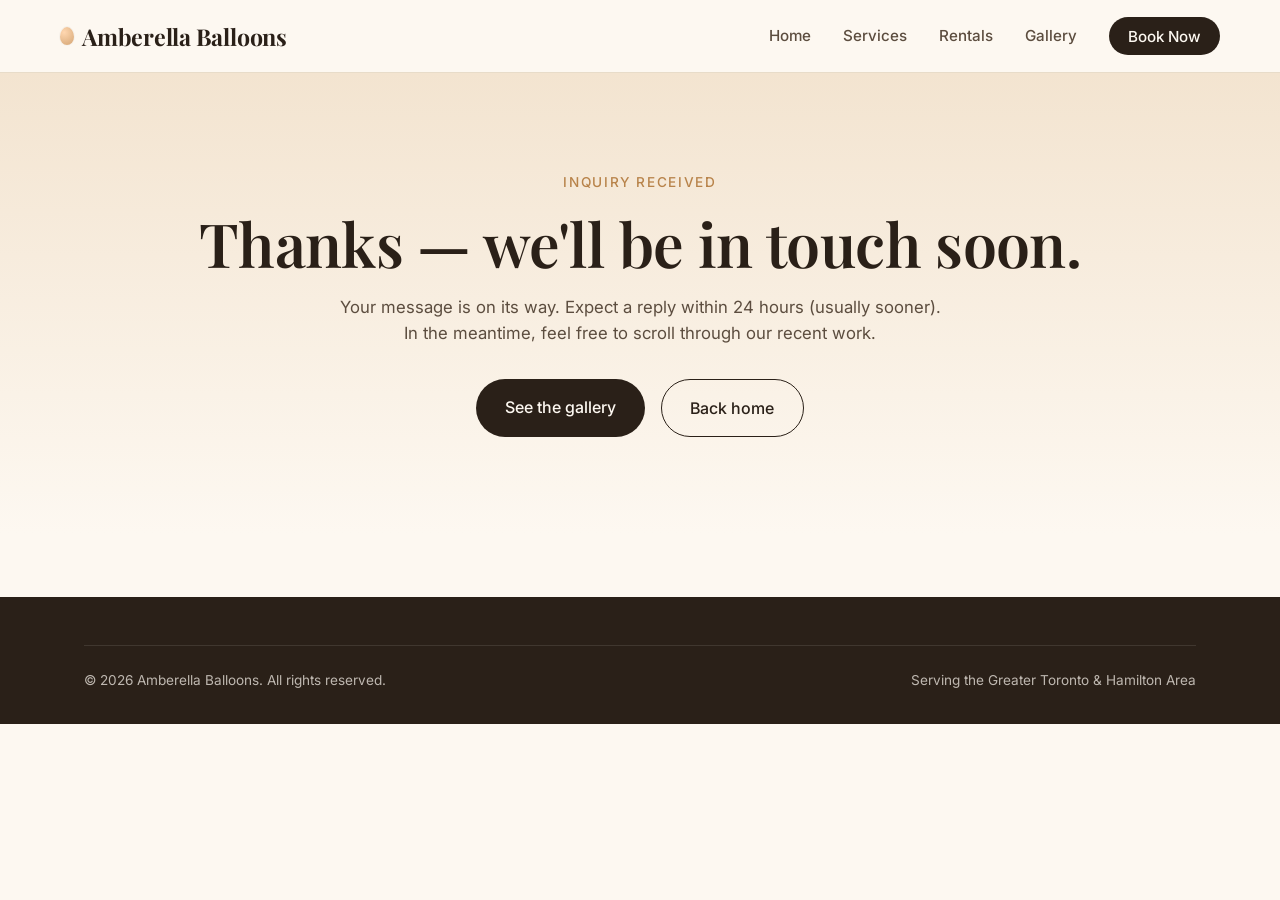
<file: thanks.html>
<!doctype html>
<html lang="en">
<head>
<meta charset="utf-8" />
<meta name="viewport" content="width=device-width, initial-scale=1" />
<title>Thanks — Amberella Balloons</title>
<link rel="preconnect" href="https://fonts.googleapis.com">
<link rel="preconnect" href="https://fonts.gstatic.com" crossorigin>
<link href="https://fonts.googleapis.com/css2?family=Inter:wght@400;500;600&family=Playfair+Display:wght@500;600;700&display=swap" rel="stylesheet">
<link rel="stylesheet" href="styles.css" />
</head>
<body>

<header class="site-header">
  <div class="container nav">
    <a href="index.html" class="brand">Amberella Balloons</a>
    <ul class="nav-links">
      <li><a href="index.html">Home</a></li>
      <li><a href="services.html">Services</a></li>
      <li><a href="rentals.html">Rentals</a></li>
      <li><a href="gallery.html">Gallery</a></li>
      <li><a href="contact.html" class="nav-cta">Book Now</a></li>
    </ul>
  </div>
</header>

<section class="page-hero" style="padding: 6rem 0;">
  <div class="container" style="text-align: center;">
    <span class="eyebrow" style="color: var(--amber-deep); font-size: 0.85rem; font-weight:500; letter-spacing: 0.12em; text-transform: uppercase;">Inquiry received</span>
    <h1 style="margin-top: 0.8rem;">Thanks — we'll be in touch soon.</h1>
    <p>Your message is on its way. Expect a reply within 24 hours (usually sooner). In the meantime, feel free to scroll through our recent work.</p>
    <div style="margin-top: 2rem; display: flex; gap: 1rem; justify-content: center; flex-wrap: wrap;">
      <a href="gallery.html" class="btn btn-primary">See the gallery</a>
      <a href="index.html" class="btn btn-outline">Back home</a>
    </div>
  </div>
</section>

<footer class="site-footer">
  <div class="container">
    <div class="footer-bottom">
      <div>© <span id="year"></span> Amberella Balloons. All rights reserved.</div>
      <div>Serving the Greater Toronto & Hamilton Area</div>
    </div>
  </div>
</footer>

<script>document.getElementById('year').textContent = new Date().getFullYear();</script>

</body>
</html>
</file>
<file: styles.css>
:root {
  --amber: #d4a574;
  --amber-deep: #b8834a;
  --amber-soft: #f3e4d0;
  --cream: #fdf8f1;
  --ink: #2a2018;
  --ink-soft: #5c4d3f;
  --pop-pink: #f4b6c2;
  --pop-peach: #f6c89f;
  --pop-blue: #b8d4e3;
  --pop-cream: #f7e9d0;
  --border: #e8dcc9;
  --shadow: 0 6px 24px rgba(90, 60, 30, 0.08);
  --radius: 14px;
  --max: 1160px;
}

* { box-sizing: border-box; margin: 0; padding: 0; }

html { scroll-behavior: smooth; }

body {
  font-family: 'Inter', -apple-system, BlinkMacSystemFont, system-ui, sans-serif;
  color: var(--ink);
  background: var(--cream);
  line-height: 1.6;
  -webkit-font-smoothing: antialiased;
}

h1, h2, h3, h4 {
  font-family: 'Playfair Display', Georgia, serif;
  font-weight: 600;
  line-height: 1.15;
  color: var(--ink);
}

h1 { font-size: clamp(2.4rem, 5vw, 3.8rem); letter-spacing: -0.01em; }
h2 { font-size: clamp(1.8rem, 3.5vw, 2.6rem); letter-spacing: -0.01em; }
h3 { font-size: 1.3rem; }

p { color: var(--ink-soft); }

a { color: var(--amber-deep); text-decoration: none; transition: color 0.2s; }
a:hover { color: var(--ink); }

.container {
  max-width: var(--max);
  margin: 0 auto;
  padding: 0 1.5rem;
}

/* Header / Nav */
.site-header {
  position: sticky;
  top: 0;
  z-index: 50;
  background: rgba(253, 248, 241, 0.92);
  backdrop-filter: blur(10px);
  border-bottom: 1px solid var(--border);
}

.nav {
  display: flex;
  align-items: center;
  justify-content: space-between;
  padding: 1.1rem 0;
}

.brand {
  font-family: 'Playfair Display', serif;
  font-size: 1.45rem;
  font-weight: 700;
  color: var(--ink);
  letter-spacing: -0.01em;
  display: flex;
  align-items: center;
  gap: 0.5rem;
}

.brand::before {
  content: "";
  display: inline-block;
  width: 14px;
  height: 18px;
  background: radial-gradient(circle at 30% 30%, #ffd7b0, var(--amber));
  border-radius: 50% 50% 50% 50% / 55% 55% 45% 45%;
  box-shadow: 0 0 0 1px rgba(0,0,0,0.03);
}

.nav-links {
  display: flex;
  gap: 2rem;
  list-style: none;
  align-items: center;
}

.nav-links a {
  color: var(--ink-soft);
  font-size: 0.95rem;
  font-weight: 500;
  position: relative;
}

.nav-links a.active,
.nav-links a:hover {
  color: var(--ink);
}

.nav-links a.active::after {
  content: "";
  position: absolute;
  left: 0; right: 0; bottom: -6px;
  height: 2px;
  background: var(--amber);
  border-radius: 2px;
}

.nav-cta {
  background: var(--ink);
  color: var(--cream) !important;
  padding: 0.6rem 1.2rem;
  border-radius: 999px;
  font-size: 0.9rem;
  font-weight: 500;
}
.nav-cta:hover { background: var(--amber-deep); color: var(--cream) !important; }

.nav-toggle {
  display: none;
  background: none;
  border: 0;
  font-size: 1.5rem;
  cursor: pointer;
  color: var(--ink);
}

/* Buttons */
.btn {
  display: inline-block;
  padding: 0.95rem 1.8rem;
  border-radius: 999px;
  font-weight: 500;
  font-size: 1rem;
  transition: transform 0.15s, box-shadow 0.2s, background 0.2s;
  border: 0;
  cursor: pointer;
}
.btn-primary {
  background: var(--ink);
  color: var(--cream);
}
.btn-primary:hover {
  background: var(--amber-deep);
  color: var(--cream);
  transform: translateY(-1px);
  box-shadow: var(--shadow);
}
.btn-outline {
  background: transparent;
  color: var(--ink);
  border: 1.5px solid var(--ink);
}
.btn-outline:hover {
  background: var(--ink);
  color: var(--cream);
}

/* Hero */
.hero {
  position: relative;
  padding: 5rem 0 6rem;
  overflow: hidden;
}

.hero-inner {
  display: grid;
  grid-template-columns: 1.1fr 1fr;
  gap: 3rem;
  align-items: center;
}

.hero-eyebrow {
  display: inline-block;
  font-size: 0.85rem;
  font-weight: 500;
  letter-spacing: 0.12em;
  text-transform: uppercase;
  color: var(--amber-deep);
  margin-bottom: 1.2rem;
}

.hero h1 { margin-bottom: 1.3rem; }
.hero p.lede {
  font-size: 1.15rem;
  color: var(--ink-soft);
  margin-bottom: 2rem;
  max-width: 50ch;
}

.hero-cta { display: flex; gap: 1rem; flex-wrap: wrap; }

/* Decorative balloon cluster */
.balloon-cluster {
  position: relative;
  aspect-ratio: 1 / 1;
  max-width: 460px;
  margin: 0 auto;
}
.balloon {
  position: absolute;
  border-radius: 50% 50% 50% 50% / 55% 55% 45% 45%;
  box-shadow: inset -6px -8px 14px rgba(0,0,0,0.06);
}
.balloon::after {
  content: "";
  position: absolute;
  left: 50%; bottom: -18px;
  width: 2px; height: 80px;
  background: rgba(90,60,30,0.25);
  transform: translateX(-50%);
}
.b1 { width: 38%; height: 44%; top: 6%;  left: 10%; background: radial-gradient(circle at 30% 30%, #fff0d8, var(--amber)); }
.b2 { width: 32%; height: 38%; top: 18%; left: 48%; background: radial-gradient(circle at 30% 30%, #ffd7e1, var(--pop-pink)); }
.b3 { width: 28%; height: 34%; top: 44%; left: 22%; background: radial-gradient(circle at 30% 30%, #fff0d8, var(--pop-peach)); }
.b4 { width: 26%; height: 32%; top: 52%; left: 56%; background: radial-gradient(circle at 30% 30%, #dff1ff, var(--pop-blue)); }

/* Section basics */
section { padding: 5rem 0; }

.section-head { text-align: center; max-width: 620px; margin: 0 auto 3rem; }
.section-head .eyebrow {
  color: var(--amber-deep);
  font-size: 0.85rem;
  font-weight: 500;
  letter-spacing: 0.12em;
  text-transform: uppercase;
  margin-bottom: 0.8rem;
  display: block;
}
.section-head p { font-size: 1.05rem; margin-top: 0.8rem; }

/* Card grid */
.card-grid {
  display: grid;
  grid-template-columns: repeat(auto-fit, minmax(260px, 1fr));
  gap: 1.5rem;
}

.card {
  background: #fff;
  border: 1px solid var(--border);
  border-radius: var(--radius);
  padding: 2rem;
  transition: transform 0.2s, box-shadow 0.2s;
}
.card:hover {
  transform: translateY(-3px);
  box-shadow: var(--shadow);
}
.card-icon {
  width: 48px;
  height: 48px;
  border-radius: 12px;
  background: var(--amber-soft);
  display: grid;
  place-items: center;
  font-size: 1.4rem;
  margin-bottom: 1.2rem;
}
.card h3 { margin-bottom: 0.6rem; }
.card p { font-size: 0.98rem; }

/* Feature band */
.band {
  background: var(--amber-soft);
  border-top: 1px solid var(--border);
  border-bottom: 1px solid var(--border);
}
.band .stats {
  display: grid;
  grid-template-columns: repeat(auto-fit, minmax(180px, 1fr));
  gap: 2rem;
  text-align: center;
}
.stat-num {
  font-family: 'Playfair Display', serif;
  font-size: 2.4rem;
  font-weight: 700;
  color: var(--ink);
  display: block;
}
.stat-label {
  font-size: 0.9rem;
  letter-spacing: 0.08em;
  text-transform: uppercase;
  color: var(--ink-soft);
}

/* Gallery */
.gallery-grid {
  display: grid;
  grid-template-columns: repeat(3, 1fr);
  gap: 1rem;
}
.gallery-item {
  aspect-ratio: 4 / 5;
  border-radius: var(--radius);
  overflow: hidden;
  position: relative;
  background: linear-gradient(135deg, var(--pop-cream), var(--pop-peach));
  display: grid;
  place-items: center;
  color: var(--ink-soft);
  font-size: 0.85rem;
  letter-spacing: 0.05em;
  text-transform: uppercase;
}
.gallery-item:nth-child(4n+1) { background: linear-gradient(135deg, var(--pop-pink), var(--amber-soft)); }
.gallery-item:nth-child(4n+2) { background: linear-gradient(135deg, var(--pop-blue), var(--pop-cream)); }
.gallery-item:nth-child(4n+3) { background: linear-gradient(135deg, var(--pop-peach), var(--amber)); }
.gallery-item:nth-child(4n+4) { background: linear-gradient(135deg, var(--amber-soft), var(--pop-pink)); }

/* Two-col info block */
.two-col {
  display: grid;
  grid-template-columns: 1fr 1fr;
  gap: 3rem;
  align-items: center;
}
.two-col .visual {
  aspect-ratio: 4 / 5;
  border-radius: var(--radius);
  background: linear-gradient(135deg, var(--amber-soft), var(--pop-peach));
  box-shadow: var(--shadow);
}

/* Rentals list */
.rental-list {
  display: grid;
  grid-template-columns: repeat(auto-fit, minmax(280px, 1fr));
  gap: 1.25rem;
}
.rental-item {
  background: #fff;
  border: 1px solid var(--border);
  border-radius: var(--radius);
  overflow: hidden;
  display: flex;
  flex-direction: column;
}
.rental-thumb {
  aspect-ratio: 4 / 3;
  background: linear-gradient(135deg, var(--amber-soft), var(--pop-cream));
  display: grid;
  place-items: center;
  color: var(--amber-deep);
  font-weight: 500;
  font-size: 0.9rem;
  letter-spacing: 0.08em;
  text-transform: uppercase;
}
.rental-body { padding: 1.3rem 1.5rem 1.5rem; }
.rental-body h3 { margin-bottom: 0.4rem; font-size: 1.15rem; }
.rental-body p { font-size: 0.95rem; }

/* CTA band */
.cta-band {
  background: var(--ink);
  color: var(--cream);
  text-align: center;
}
.cta-band h2 { color: var(--cream); }
.cta-band p { color: rgba(253,248,241,0.75); max-width: 50ch; margin: 1rem auto 2rem; }
.cta-band .btn-primary { background: var(--amber); color: var(--ink); }
.cta-band .btn-primary:hover { background: var(--cream); }

/* Contact form */
.contact-grid {
  display: grid;
  grid-template-columns: 1fr 1.2fr;
  gap: 3rem;
  align-items: start;
}
.contact-info h3 { margin-bottom: 0.3rem; margin-top: 1.5rem; }
.contact-info h3:first-child { margin-top: 0; }
.contact-info p { margin-bottom: 0.3rem; }

.form {
  background: #fff;
  border: 1px solid var(--border);
  border-radius: var(--radius);
  padding: 2rem;
}
.field { margin-bottom: 1.2rem; }
.field label {
  display: block;
  font-size: 0.9rem;
  font-weight: 500;
  margin-bottom: 0.4rem;
  color: var(--ink);
}
.field input,
.field textarea,
.field select {
  width: 100%;
  padding: 0.8rem 1rem;
  border: 1px solid var(--border);
  border-radius: 10px;
  font: inherit;
  background: var(--cream);
  color: var(--ink);
  transition: border-color 0.2s, background 0.2s;
}
.field input:focus,
.field textarea:focus,
.field select:focus {
  outline: none;
  border-color: var(--amber);
  background: #fff;
}
.field textarea { resize: vertical; min-height: 120px; }
.field-row {
  display: grid;
  grid-template-columns: 1fr 1fr;
  gap: 1rem;
}

/* Footer */
.site-footer {
  background: var(--ink);
  color: rgba(253,248,241,0.7);
  padding: 3rem 0 2rem;
  margin-top: 4rem;
}
.site-footer a { color: var(--amber); }
.site-footer a:hover { color: var(--cream); }
.footer-grid {
  display: grid;
  grid-template-columns: 2fr 1fr 1fr;
  gap: 3rem;
  margin-bottom: 2.5rem;
}
.footer-brand {
  color: var(--cream);
  font-family: 'Playfair Display', serif;
  font-size: 1.3rem;
  font-weight: 700;
  margin-bottom: 0.5rem;
}
.footer-col h4 {
  color: var(--cream);
  font-size: 0.85rem;
  font-family: 'Inter', sans-serif;
  text-transform: uppercase;
  letter-spacing: 0.1em;
  margin-bottom: 1rem;
}
.footer-col ul { list-style: none; }
.footer-col li { margin-bottom: 0.5rem; font-size: 0.95rem; }
.footer-bottom {
  border-top: 1px solid rgba(253,248,241,0.1);
  padding-top: 1.5rem;
  font-size: 0.85rem;
  display: flex;
  justify-content: space-between;
  flex-wrap: wrap;
  gap: 1rem;
}

/* Page header (inner pages) */
.page-hero {
  padding: 4rem 0 3rem;
  text-align: center;
  background: linear-gradient(180deg, var(--amber-soft), var(--cream));
}
.page-hero p { max-width: 55ch; margin: 1rem auto 0; font-size: 1.05rem; }

/* Responsive */
@media (max-width: 820px) {
  .hero { padding: 3rem 0 4rem; }
  .hero-inner { grid-template-columns: 1fr; gap: 2rem; }
  .balloon-cluster { max-width: 340px; }
  .two-col { grid-template-columns: 1fr; gap: 2rem; }
  .contact-grid { grid-template-columns: 1fr; }
  .gallery-grid { grid-template-columns: repeat(2, 1fr); }
  .footer-grid { grid-template-columns: 1fr; gap: 2rem; }
  .field-row { grid-template-columns: 1fr; }
  section { padding: 3.5rem 0; }

  .nav-toggle { display: block; }
  .nav-links {
    position: absolute;
    top: 100%; left: 0; right: 0;
    background: var(--cream);
    flex-direction: column;
    align-items: stretch;
    gap: 0;
    padding: 0.5rem 1.5rem 1.5rem;
    border-bottom: 1px solid var(--border);
    display: none;
  }
  .nav-links.open { display: flex; }
  .nav-links li { border-bottom: 1px solid var(--border); }
  .nav-links li:last-child { border-bottom: 0; padding-top: 0.8rem; }
  .nav-links a { display: block; padding: 0.9rem 0; }
  .nav-cta { text-align: center; }
}
</file>
